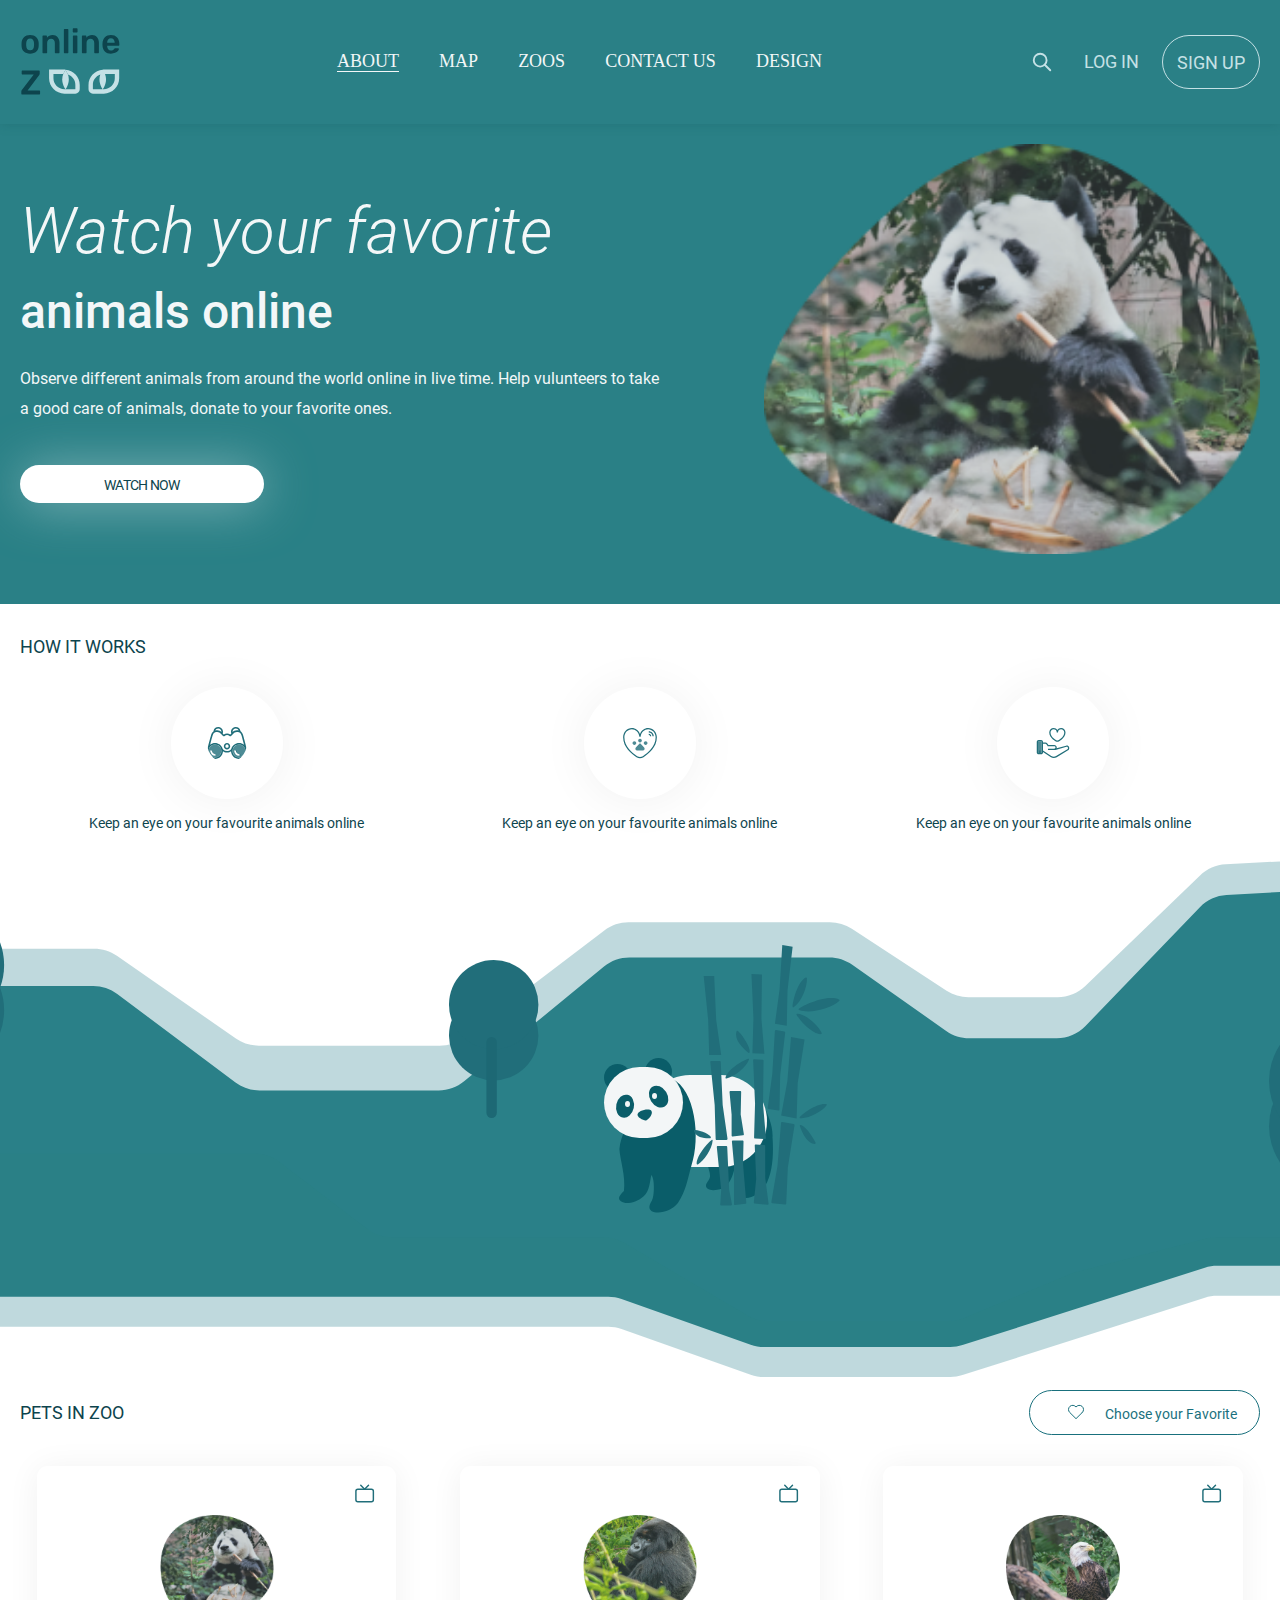
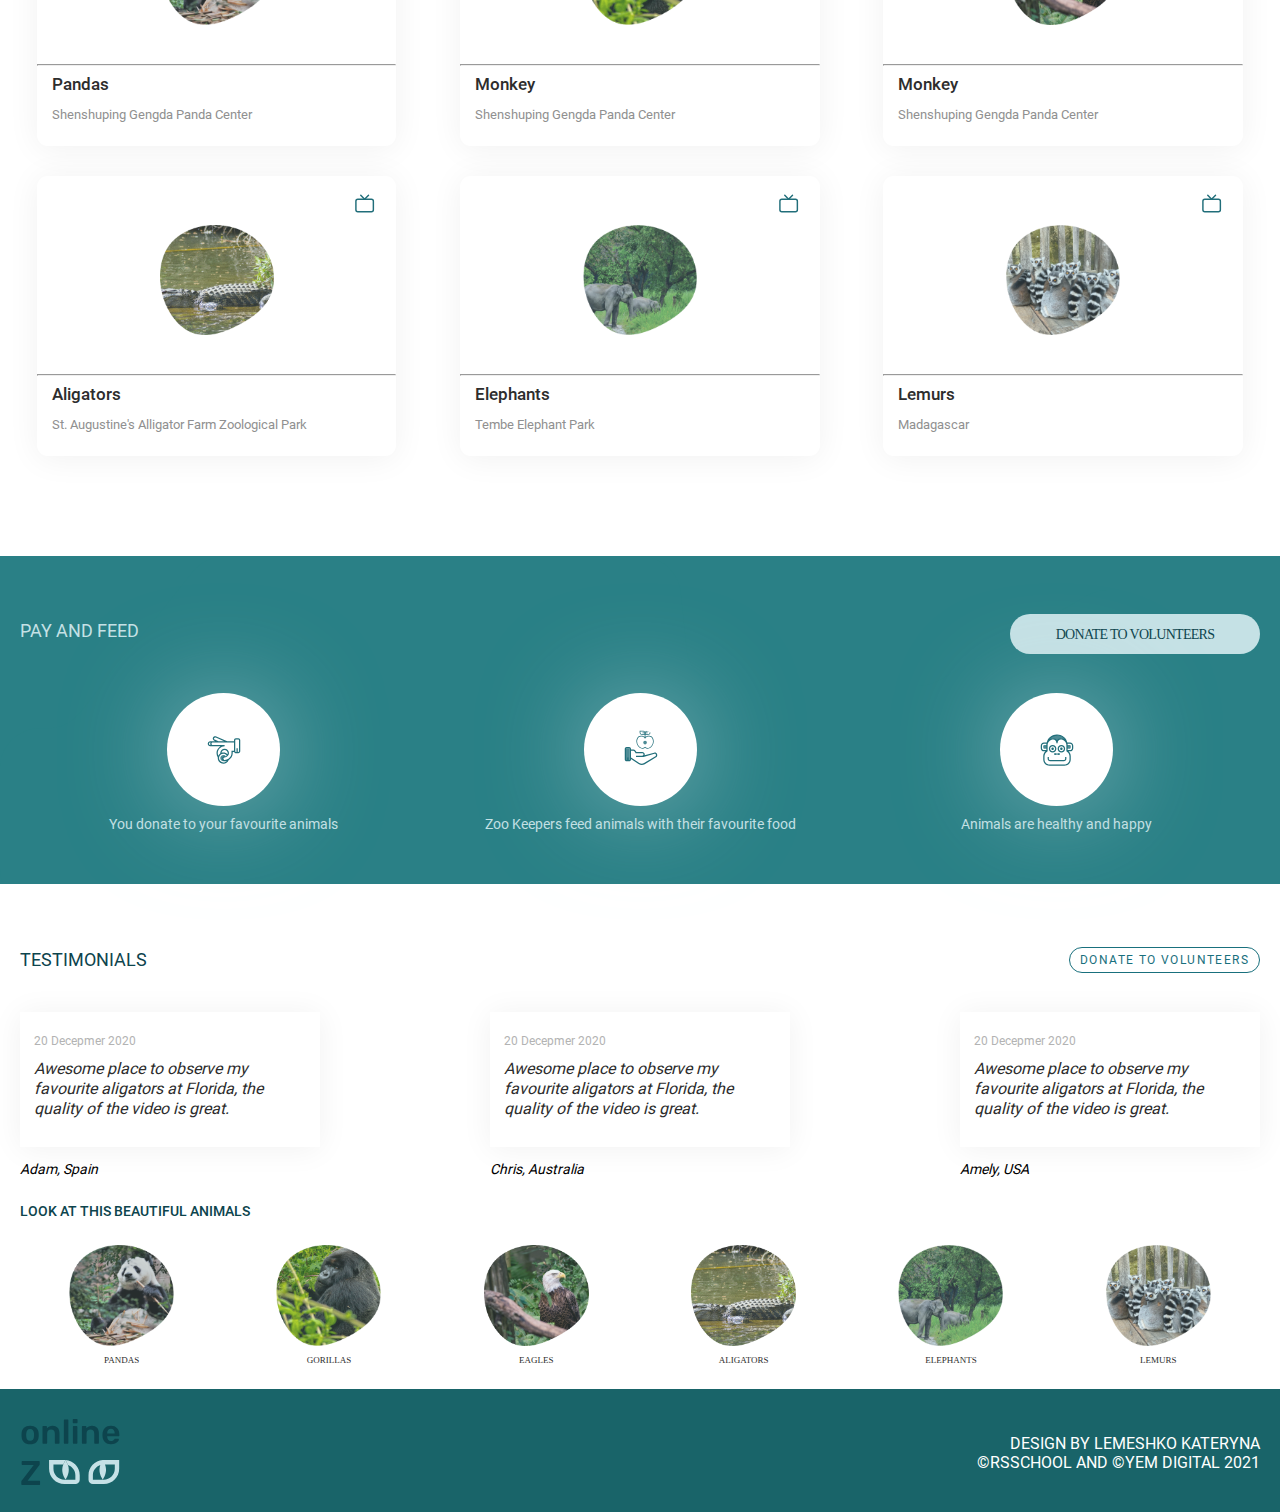
<file: index.html>
<!DOCTYPE html>
<html lang="en">
<head>
  <meta charset="UTF-8">
  <meta name="viewport" content="width=device-width, initial-scale=1.0">
  <title>Panda</title>
  <link rel="stylesheet" href="/css/main.css">
</head>
<body>
  
  <!-- site header begin  -->
  
  <header class="site-header js-header">
    <div class="container">
      <div class="site-header__inner">
        <a class="logo-link" href="./index.html">
          <img class="site-header__img" src="./images/icons/logopanda.svg" alt="This is site Panda's logo image">
        </a>
        
        <button class="site-header__btn hamburger-btn js-hamburg-btn"></button>
        
        <div class="site-header__menu-wrap open-menu">
          <nav class="site-header__nav navbar navigation">
            <ul class="navbar__list">
              <li class="navbar__item">
                <a class="navbar__link first-link" href="./index.html">
                  ABOUT
                </a>
              </li>
              
              <li class="navbar__item">
                <a class="navbar__link" href="./map.html">
                  MAP
                </a>
              </li>
              
              <li class="navbar__item">
                <a class="navbar__link" href="./zoos.html">
                  ZOOS
                </a>
              </li>
              
              <li class="navbar__item">
                <a class="navbar__link" href="#">
                  CONTACT US
                </a>
              </li>
              
              <li class="navbar__item">
                <a class="navbar__link" href="#">
                  DESIGN
                </a>
              </li>
              
              <li class="navbar__item">
                <a class="navbar__link" href="#">
                  MY ACCOUNT
                </a>
              </li>
            </ul>
          </nav>
        </div>

        <div class="site-header__sign-wrap">
          <a class="search-link" href="#"></a>
          <a class="account-link" href="#"></a>
          <a class="login-link" href="#">LOG IN</a>
          <a class="sign-link" href="#">SIGN UP</a>
        </div>
      </div>
    </div>
  </header>
  
  <!-- site header finish -->
  
  <!-- site main begin  -->
  
  <main class="site-main">
    <section class="hero">
      <div class="container">
        <div class="hero__inner">
          <img class="hero__img" src="./images/panda.png"
          srcset="./images/panda.png 1x, ./images/panda@2x.png 2x"
          alt="This is hero section main image">
          
          <div class="hero__text-wrapper">
            <h1 class="hero__title">
              Watch your favorite 
              <span class="hero__span">animals online</span> 
            </h1>

            <p class="hero__text">
              Observe different animals from around the world online in live time. Help vulunteers to take a good care of animals, donate to your favorite ones.
            </p>

            <ul class="hero__list">
              <li class="hero__item">
                <a class="hero__link " href="#">
                  WATCH NOW
                </a>
              </li>

              <li class="hero__item">
                <a class="hero__link hero-link" href="#">
                  DONATE
                </a>
              </li>
            </ul>
          </div>
        </div>
      </div>
    </section>

    <section class="work">
      <div class="container">
        <div class="work__inner">
          <h2 class="work__title">
            HOW IT WORKS
          </h2>

          <ul class="work-list list-unstyled">
            <li class="work-item">
              <img class="work-img" src="./images/icons/binocularsicon.svg" alt="">
              <p class="work-desc">
                Keep an eye on your favourite animals online
              </p>
            </li>

            <li class="work-item">
              <img class="work-img" src="./images/icons/dogpawicon.svg" alt="">
              <p class="work-desc">
                Keep an eye on your favourite animals online
              </p>
            </li>

            <li class="work-item">
              <img class="work-img" src="./images/icons/trusticon.svg" alt="">
              <p class="work-desc">
                Keep an eye on your favourite animals online
              </p>
            </li>
          </ul>
        </div>
      </div>

      <div class="work-bg">
      </div>
    </section>

    <section class="zoo">
      <div class="container">
        <div class="zoo__inner">
          <div class="zoo__title-wrap">
            <h2 class="zoo__title">
              Pets in zoo 
            </h2>

            <a class="zoo-link-table" href="#">
              Choose your Favorite
            </a>
          </div>
          

          <ul class="zoo-list list-unstyled">
            <li class="zoo-item">
              <img class="zoo-img" src="./images/pandazoo.png"
              srcset="./images/pandazoo.png 1x, ./images/pandazoo@2x.png 2x"
              alt="">
              <hr>
              <div class="zoo-item-wrap">
                <strong class="zoo-strong">
                  Pandas
                </strong>

                <p class="zoo-desc">Shenshuping Gengda Panda Center
                </p>
              </div>
            </li>

            <li class="zoo-item">
              <img class="zoo-img" src="./images/monkey.png"
              srcset="./images/monkey.png 1x, ./images/monkey@2x.png 2x"
              alt="monkey image">
              <hr>
              <div class="zoo-item-wrap">
                <strong class="zoo-strong">
                  Monkey
                </strong>

                <p class="zoo-desc">Shenshuping Gengda Panda Center
                </p>
              </div>
            </li>

            <li class="zoo-item table-zoo-item"> 
              <img class="zoo-img eagle-img" src="./images/eagle.png"
              srcset="./images/eagle.png 1x, ./images/eagle@2x.png 2x"
              alt="eagle image">
              <hr>
              <div class="zoo-item-wrap">
                <strong class="zoo-strong">
                  Monkey
                </strong>

                <p class="zoo-desc">Shenshuping Gengda Panda Center
                </p>
              </div>
            </li>

            <li class="zoo-item table-zoo-item">
              <img class="zoo-img aligator-img" src="./images/aligator.png"
              srcset="./images/aligator.png 1x, ./images/aligator@2x.png 2x"
              alt="aligator image">
              <hr>
              <div class="zoo-item-wrap">
                <strong class="zoo-strong">
                  Aligators
                </strong>

                <p class="zoo-desc">
                  St. Augustine's Alligator Farm Zoological Park
                </p>
              </div>
            </li>

            <li class="zoo-item desktop-zoo-item">
              <img class="zoo-img" src="./images/elephant.png"
              srcset="./images/elephant.png 1x, ./images/elephant@2x.png 2x"
              alt="Elephants image">
              <hr>
              <div class="zoo-item-wrap">
                <strong class="zoo-strong">
                  Elephants
                </strong>

                <p class="zoo-desc">
                  Tembe Elephant Park
                </p>
              </div>
            </li>

            <li class="zoo-item desktop-zoo-item">
              <img class="zoo-img" src="./images/lemurs.png"
              srcset="./images/lemurs.png 1x, ./images/lemurs@2x.png 2x"
              alt="Lemurs image">
              <hr>
              <div class="zoo-item-wrap">
                <strong class="zoo-strong">
                  Lemurs
                </strong>

                <p class="zoo-desc">
                  Madagascar
                </p>
              </div>
            </li> 
          </ul>

            <a class="zoo-link" href="#">
              Choose your Favorite
            </a>
        </div>
      </div>
    </section>

    <section class="pay">
      <div class="container">
        <div class="pay__inner">
          <div class="pay__title-wrap">
            <h2 class="pay__title">
              Pay and feed
            </h2>
            <a class="pay-linkk" href="#">
              Donate to volunteers
            </a>
          </div>

          <ul class="pay__list list-unstyled">
            <li class="pay__item">
              <img class="pay__img" src="./images/donation.svg" alt="">
              
              <p class="pay__desc">
                You donate to your favourite animals 
              </p>
            </li>

            <li class="pay__item">
              <img class="pay__img" src="./images/zookey.svg" alt="">
              
              <p class="pay__desc">
                Zoo Keepers feed animals with their favourite food
              </p>
            </li>

            <li class="pay__item">
              <img class="pay__img" src="./images/monkeyicon.svg" alt="">
              
              <p class="pay__desc">
                Animals are healthy and happy
              </p>
            </li>
          </ul>

          <a class="pay__link" href="#">
            Donate to volunteers
          </a>
        </div>
      </div>
    </section>

    <section class="testimonials">
      <div class="container">
        <div class="testimonals__wrapper-title">
          <h2 class="testimonals__title">Testimonials</h2>
          <a class="testimonals__link" href="#">Donate to volunteers</a>
        </div>

        <ul class="testimonals__list">
          <li class="testimonals__item">
            <div class="testimonals__item-wrap">
              <time class="testimonals-datetime" datetime="2025-02-10">20 Decepmer 2020</time>
              <p class="testimonals__item-text">Awesome place to observe my favourite aligators at Florida, the quality of the video is great.</p>
            </div>
            <p class="testimonals__name">Adam, Spain</p>
          </li>
          <li class="testimonals__item">
            <div class="testimonals__item-wrap">
              <time class="testimonals-datetime" datetime="2025-02-10">20 Decepmer 2020</time>
              <p class="testimonals__item-text">Awesome place to observe my favourite aligators at Florida, the quality of the video is great.</p>
            </div>
            <p class="testimonals__name">Chris, Australia</p>
          </li>
          <li class="testimonals__item">
            <div class="testimonals__item-wrap">
              <time class="testimonals-datetime" datetime="2025-02-10">20 Decepmer 2020</time>
              <p class="testimonals__item-text">Awesome place to observe my favourite aligators at Florida, the quality of the video is great.</p>
            </div>
            <p class="testimonals__name">Amely, USA</p>
          </li>
         
        </ul>
      </div>
    </section>
  
    <section class="animals">
      <div class="container">
        <div class="animals__inner">
          <h2 class="animals__title">
            Look at this beautiful animals
          </h2>

          <ul class="animals__list list-unstyled">
            <li class="animals__item">
              <img class="animals__img" src="./images/pandazoo.png"
              srcset="./images/pandazoo.png 1x, ./images/pandazoo@2x.png 2x"
              alt="Panda image">

              <h3 class="animals__list-title">
                PANDAS
              </h3>
            </li>

            <li class="animals__item">
              <img class="animals__img" src="./images/monkey.png"
              srcset="./images/monkey.png 1x, ./images/monkey@2x.png 2x"
              alt="Monkey image">

              <h3 class="animals__list-title">
                GORILLAS
              </h3>
            </li>

            <li class="animals__item">
              <img class="animals__img" src="./images/eagle.png"
              srcset="./images/eagle.png 1x, ./images/eagle@2x.png 2x"
              alt="Eagle image">

              <h3 class="animals__list-title">
                EAGLES
              </h3>
            </li>

            <li class="animals__item">
              <img class="animals__img" src="./images/aligator.png"
              srcset="./images/aligator.png 1x, ./images/aligator@2x.png 2x"
              alt="aligator image">

              <h3 class="animals__list-title">
                ALIGATORS
              </h3>
            </li>

            <li class="animals__item">
              <img class="animals__img" src="./images/elephant.png"
              srcset="./images/elephant.png 1x, ./images/elephant@2x.png 2x"
              alt="Elephant image">

              <h3 class="animals__list-title">
                ELEPHANTS
              </h3>
            </li>

            <li class="animals__item">
              <img class="animals__img" src="./images/lemurs.png"
              srcset="./images/lemurs.png 1x, ./images/lemurs@2x.png 2x"
              alt="Lemurs image">

              <h3 class="animals__list-title">
                LEMURS
              </h3>
            </li>
          </ul>
        </div>
      </div>
    </section>
  </main>
  
  <!-- site main finish -->


  <!-- site footer begin   -->
  
  <footer class="site-footer">
    <div class="container">
      <div class="site-footer__inner">
        <a href="./index.html">
          <img class="footer__logo-img" src="./images/icons/logopanda.svg" alt="footer logo image">
        </a>

        <div class="footer__text-wrapper">
          <p class="footer__desc">
            Design by Lemeshko Kateryna
          </p>
          <p class="footer__desc">
            ©RSSchool and ©Yem Digital 2021
          </p>
        </div>
      </div>
    </div>
  </footer>
  
  <!-- site footer finish  -->
  
  
  <script src="./js/main.js"></script>
  
  
</body>
</html>
</file>
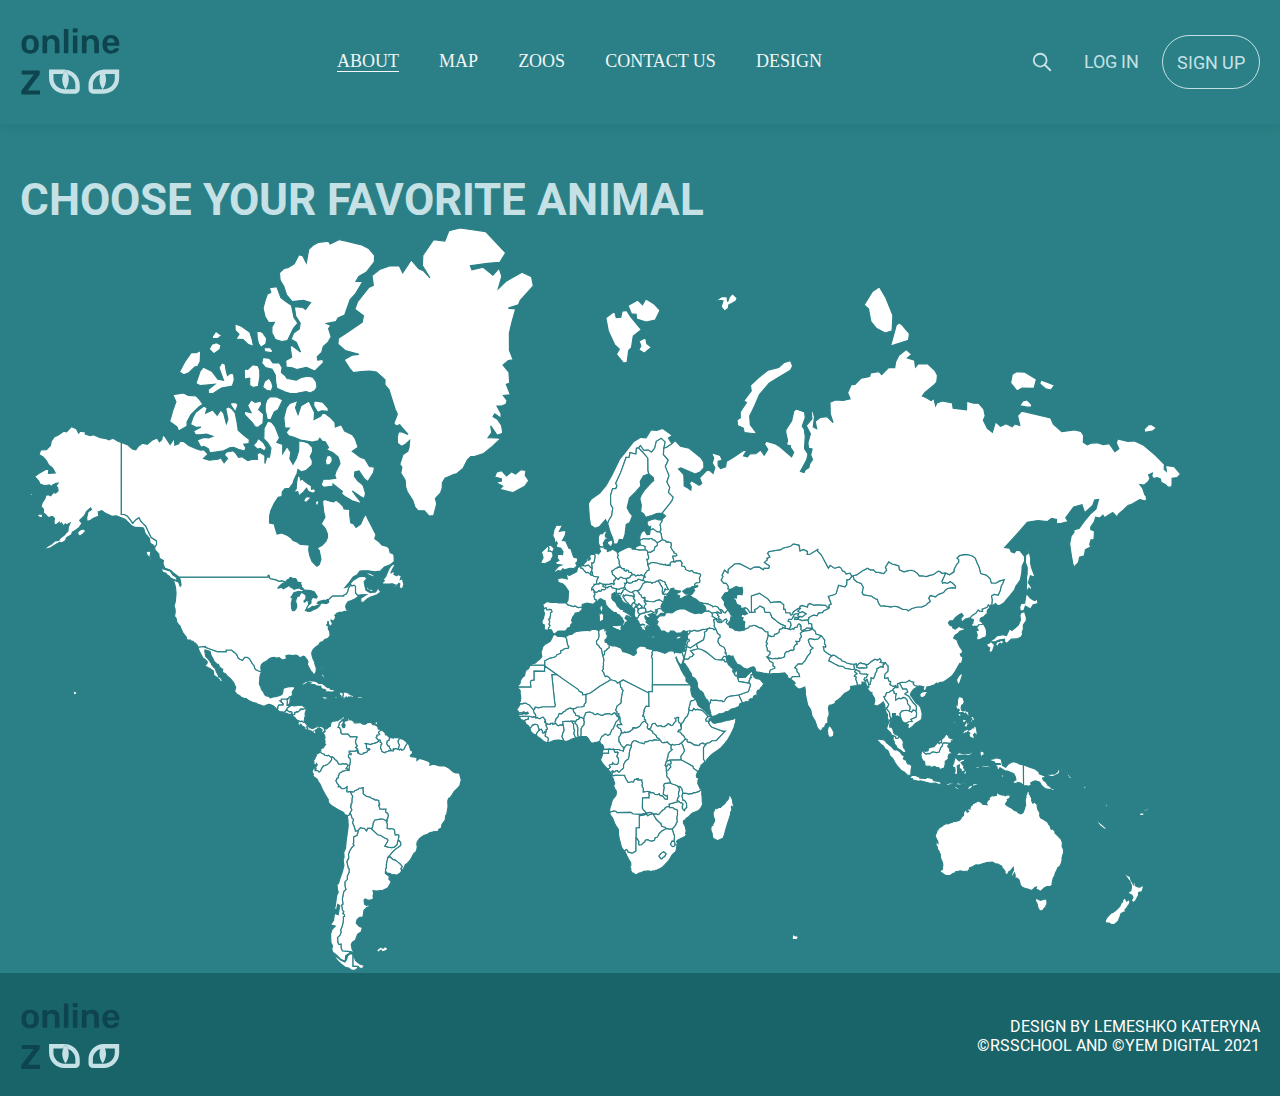
<file: map.html>
<!DOCTYPE html>
<html lang="en">
<head>
  <meta charset="UTF-8">
  <meta name="viewport" content="width=device-width, initial-scale=1.0">
  <title>Document</title>
  <link rel="stylesheet" href="./css/main.css">
</head>
<body>
  
  <!-- site header begin  -->
  
  <header class="site-header js-header">
    <div class="container">
      <div class="site-header__inner">
        <a class="logo-link" href="./index.html">
          <img class="site-header__img" src="./images/icons/logopanda.svg" alt="This is site Panda's logo image">
        </a>
        
        <button class="site-header__btn hamburger-btn js-hamburg-btn"></button>
        
        <div class="site-header__menu-wrap open-menu">
          <nav class="site-header__nav navbar navigation">
            <ul class="navbar__list">
              <li class="navbar__item">
                <a class="navbar__link first-link" href="./index.html">
                  ABOUT
                </a>
              </li>
              
              <li class="navbar__item">
                <a class="navbar__link" href="./map.html">
                  MAP
                </a>
              </li>
              
              <li class="navbar__item">
                <a class="navbar__link" href="./zoos.html">
                  ZOOS
                </a>
              </li>
              
              <li class="navbar__item">
                <a class="navbar__link" href="#">
                  CONTACT US
                </a>
              </li>
              
              <li class="navbar__item">
                <a class="navbar__link" href="#">
                  DESIGN
                </a>
              </li>
              
              <li class="navbar__item">
                <a class="navbar__link" href="#">
                  MY ACCOUNT
                </a>
              </li>
            </ul>
          </nav>
        </div>

        <div class="site-header__sign-wrap">
          <a class="search-link" href="#"></a>
          <a class="account-link" href="#"></a>
          <a class="login-link" href="#">LOG IN</a>
          <a class="sign-link" href="#">SIGN UP</a>
        </div>
      </div>
    </div>
  </header>
  
  <!-- site header finish -->

  <main class="site-main">
    <section class="map-hero">
      <div class="container">
        <div class="map-inner">
          <h1 class="map-title">
            Choose your favorite Animal
          </h1>

          <img class="map-img" src="./images/mappicture.svg" width="100%" height="" alt="">
        </div>
      </div>
    </section>
  </main>

  <!-- site footer begin   -->
  
  <footer class="site-footer">
    <div class="container">
      <div class="site-footer__inner">
        <a href="./index.html">
          <img class="footer__logo-img" src="./images/icons/logopanda.svg" alt="footer logo image">
        </a>

        <div class="footer__text-wrapper">
          <p class="footer__desc">
            Design by Lemeshko Kateryna
          </p>
          <p class="footer__desc">
            ©RSSchool and ©Yem Digital 2021
          </p>
        </div>
      </div>
    </div>
  </footer>
  
  <!-- site footer finish  -->

  <script src="./js/main.js"></script>

</body>
</html>
</file>
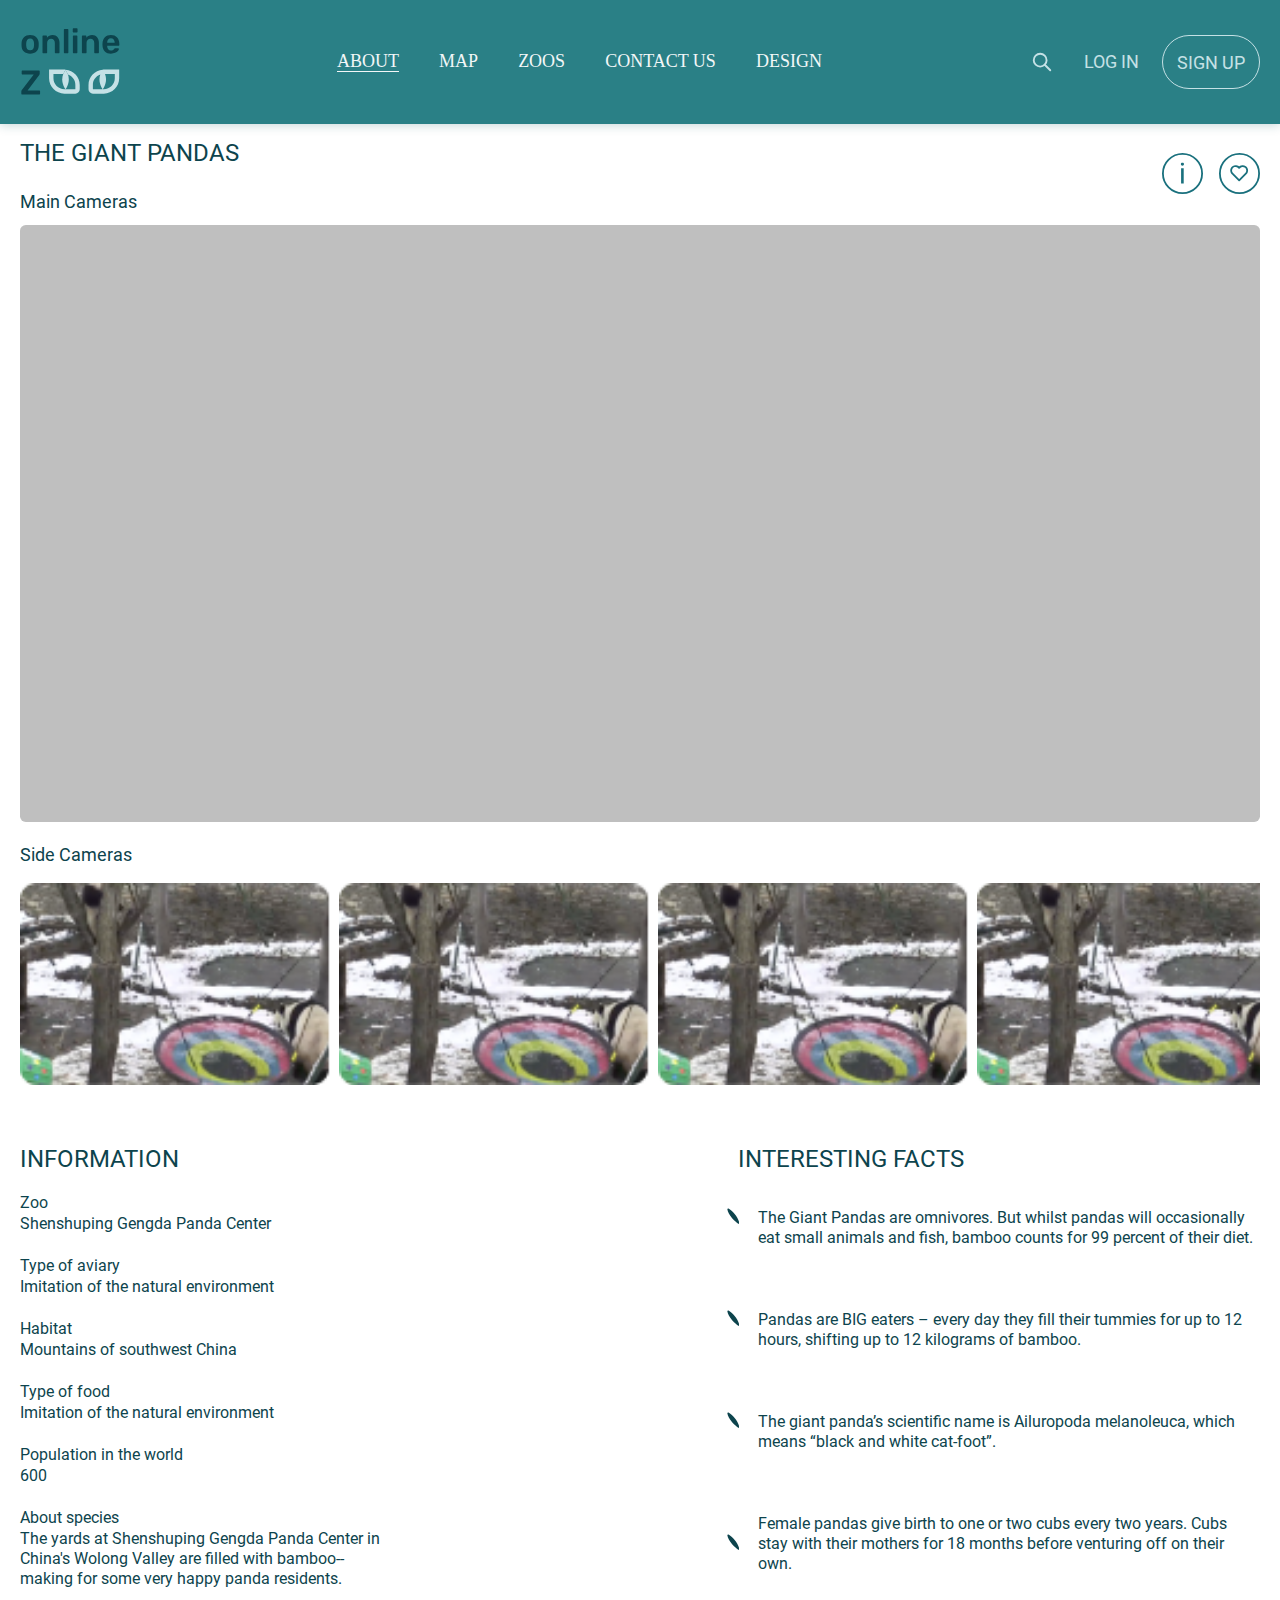
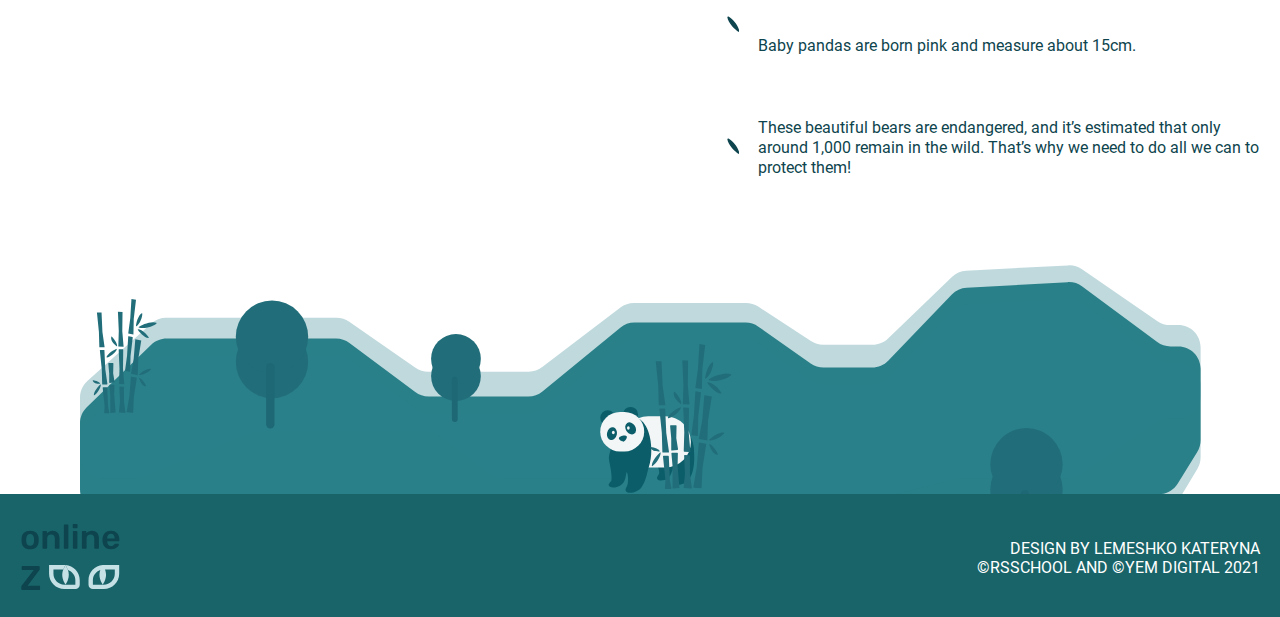
<file: zoos.html>
<!DOCTYPE html>
<html lang="en">
<head>
  <meta charset="UTF-8">
  <meta name="viewport" content="width=device-width, initial-scale=1.0">
  <title>Document</title>
  <link rel="stylesheet" href="./css/main.css">
</head>
<body>

  <!-- site header begin  -->
  
  <header class="site-header js-header">
    <div class="container">
      <div class="site-header__inner">
        <a class="logo-link" href="./index.html">
          <img class="site-header__img" src="./images/icons/logopanda.svg" alt="This is site Panda's logo image">
        </a>
        
        <button class="site-header__btn hamburger-btn js-hamburg-btn"></button>
        
        <div class="site-header__menu-wrap open-menu">
          <nav class="site-header__nav navbar navigation">
            <ul class="navbar__list">
              <li class="navbar__item">
                <a class="navbar__link first-link" href="./index.html">
                  ABOUT
                </a>
              </li>
              
              <li class="navbar__item">
                <a class="navbar__link" href="./map.html">
                  MAP
                </a>
              </li>
              
              <li class="navbar__item">
                <a class="navbar__link" href="./zoos.html">
                  ZOOS
                </a>
              </li>
              
              <li class="navbar__item">
                <a class="navbar__link" href="#">
                  CONTACT US
                </a>
              </li>
              
              <li class="navbar__item">
                <a class="navbar__link" href="#">
                  DESIGN
                </a>
              </li>
              
              <li class="navbar__item">
                <a class="navbar__link" href="#">
                  MY ACCOUNT
                </a>
              </li>
            </ul>
          </nav>
        </div>

        <div class="site-header__sign-wrap">
          <a class="search-link" href="#"></a>
          <a class="account-link" href="#"></a>
          <a class="login-link" href="#">LOG IN</a>
          <a class="sign-link" href="#">SIGN UP</a>
        </div>
      </div>
    </div>
  </header>
  
  <!-- site header finish -->

  <main class="site-main">
    <section class="zoos-hero">
      <div class="container">
        <div class="zoos__text-wrap">
          <div class="zoos__title-inner">
            <h2 class="zoos__title">
              The Giant Pandas
            </h2>
            <p class="zoos__desc">
              Main cameras
            </p>
          </div>

          <div class="zoos__btn-wrap">
            <button class="zoos__btn"></button>
            <button class="zoos__like-btn"></button>
          </div>
        </div>

        <iframe class="panda-video"  src="https://www.youtube.com/embed/5ZDG6op_qqg?si=M2qhtNoe79kUifhf" title="YouTube video player" frameborder="0" allow="accelerometer; autoplay; clipboard-write; encrypted-media; gyroscope; picture-in-picture; web-share" referrerpolicy="strict-origin-when-cross-origin" allowfullscreen></iframe>

        <div class="cameras__wrap">
          <h3 class="cameras__title">
            Side cameras  
          </h3>

          <ul class="cameras__list">
            <li class="cameras__item">
              <img class="cameras__img" src="./images/camerasimg.png"
              srcset="./images/camerasimg.png 1x, ./images/camerasimg@2x.png 2x"
              alt="">
            </li>

            <li class="cameras__item">
              <img class="cameras__img" src="./images/camerasimg.png"
              srcset="./images/camerasimg.png 1x, ./images/camerasimg@2x.png 2x"
              alt="">
            </li>

            <li class="cameras__item">
              <img class="cameras__img" src="./images/camerasimg.png"
              srcset="./images/camerasimg.png 1x, ./images/camerasimg@2x.png 2x"
              alt="">
            </li>

            <li class="cameras__item">
              <img class="cameras__img" src="./images/camerasimg.png"
              srcset="./images/camerasimg.png 1x, ./images/camerasimg@2x.png 2x"
              alt="">
            </li>

            
          </ul>
        </div>
      </div>
    </section>

    <section class="information">
      <div class="container">

        <div class="information-inner">
          <div class="information-wrap">
            <h2 class="information__title">
              Information
            </h2>
            <ul class="information__list">
              <li class="information__item">
                <h3 class="information__list-title">Zoo</h3>
                <p class="information__list-desc">Shenshuping Gengda Panda Center</p>
              </li>
              <li class="information__item">
                <h3 class="information__list-title">Type of aviary</h3>
                <p class="information__list-desc">Imitation of the natural environment</p>
              </li>
              <li class="information__item">
                <h3 class="information__list-title">Habitat</h3>
                <p class="information__list-desc">Mountains of southwest China</p>
              </li>
              <li class="information__item">
                <h3 class="information__list-title">Type of food</h3>
                <p class="information__list-desc">Imitation of the natural environment</p>
              </li>
              <li class="information__item">
                <h3 class="information__list-title">Population in the world</h3>
                <p class="information__list-desc">600</p>
              </li>
              <li class="information__item">
                <h3 class="information__list-title">About species</h3>
                <p class="information__list-desc">
                  The yards at Shenshuping Gengda Panda Center in China's Wolong Valley are filled with bamboo--making for some very happy panda residents.
                </p>
              </li>
            </ul>
          </div>
          <div class="interesting-wrap">
            <h2 class="interesting__title">
              Interesting Facts
            </h2>
            <ul class="interesting__list">
              <li class="interesting__item">
                <p class="interesting__desc">
                  The Giant Pandas are omnivores. But whilst pandas will occasionally eat small animals and fish, bamboo counts for 99 percent of their diet.
                </p>
              </li>
              <li class="interesting__item">
                <p class="interesting__desc">
                  Pandas are BIG eaters – every day they fill their tummies for up to 12 hours, shifting up to 12 kilograms of bamboo.
                </p>
              </li>
              <li class="interesting__item">
                <p class="interesting__desc">
                  The giant panda’s scientific name is Ailuropoda melanoleuca, which means “black and white cat-foot”.
                </p>
              </li>
              <li class="interesting__item">
                <p class="interesting__desc">
                  Female pandas give birth to one or two cubs every two years. Cubs stay with their mothers for 18 months before venturing off on their own.
                </p>
              </li>
              <li class="interesting__item">
                <p class="interesting__desc">
                  Baby pandas are born pink and measure about 15cm.
                </p>
              </li>
              <li class="interesting__item">
                <p class="interesting__desc">
                  These beautiful bears are endangered, and it’s estimated that only around 1,000 remain in the wild. That’s why we need to do all we can to protect them!
                </p>
              </li>
            </ul>
          </div>
        </div>
      </div>
    </section>
  </main>


   <!-- site footer begin   -->
  
   <footer class="site-footer">
    <div class="container">
      <div class="site-footer__inner">
        <a href="./index.html">
          <img class="footer__logo-img" src="./images/icons/logopanda.svg" alt="footer logo image">
        </a>

        <div class="footer__text-wrapper">
          <p class="footer__desc">
            Design by Lemeshko Kateryna
          </p>
          <p class="footer__desc">
            ©RSSchool and ©Yem Digital 2021
          </p>
        </div>
      </div>
    </div>
  </footer>
  
  <!-- site footer finish  -->

  <script src="./js/main.js"></script>

</body>
</html>
</file>
<file: css/main.css>
@font-face {
  font-family: "Roboto";
  font-weight: 300;
  font-display: swap;
  src: url("../fonts/robotolight.woff2") format("woff2"), url("../fonts/robotolight.woff") format("woff");
}
@font-face {
  font-family: "Roboto";
  font-weight: 700;
  font-display: swap;
  src: url("../fonts/robotobold.woff2") format("woff2"), url("../fonts/robotobold.woff") format("woff");
}
@font-face {
  font-family: "Roboto";
  font-weight: normal;
  font-display: swap;
  src: url("../fonts/robotoitalic.woff2") format("woff2"), url("../fonts/robotoitalic.woff") format("woff");
}
@font-face {
  font-family: "Roboto";
  font-weight: 300;
  font-display: swap;
  src: url("../fonts/robotolightitalic.woff2") format("woff2"), url("../fonts/robotolightitalic.woff") format("woff");
}
@font-face {
  font-family: "Roboto";
  font-weight: 500;
  font-display: swap;
  src: url("../fonts/robotomediumitalic.woff2") format("woff2"), url("../fonts/robotomediumitalic.woff") format("woff");
}
@font-face {
  font-family: "Roboto";
  font-weight: normal;
  font-display: swap;
  src: url("../fonts/robotoregular.woff2") format("woff2"), url("../fonts/robotoregular.woff") format("woff");
}
@font-face {
  font-family: "Roboto";
  font-weight: 500;
  font-display: swap;
  src: url("../fonts/robotomedium.woff2") format("woff2"), url("../fonts/robotomedium.woff") format("woff");
}
@font-face {
  font-family: "Roboto";
  font-weight: 100;
  font-display: swap;
  src: url("../fonts/robotothinitalic.woff2") format("woff2"), url("../fonts/robotothinitalic.woff") format("woff");
}
@font-face {
  font-family: "Roboto";
  font-weight: 100;
  font-display: swap;
  src: url("../fonts/robotothin.woff2") format("woff2"), url("../fonts/robotothin.woff") format("woff");
}
/* GENERAL STYLE BEGIN HERE */
*,
*::before,
*::after {
  box-sizing: border-box;
}

body {
  margin: 0;
  font-family: "Roboto", "Arial", sans-serif;
}

img {
  display: block;
  height: auto;
}

/* GENERAL STYLE FINISH HERE */
/* CONTAINER STYLE */
.container {
  max-width: 1568px;
  width: 100%;
  margin-inline: auto;
  padding-inline: 20px;
}

.no-scroll {
  overflow-y: hidden;
}

/* site header styles begin  */
.list-unstyled {
  list-style-type: none;
  margin-block: 0;
  padding-left: 0;
}

.site-header {
  position: relative;
  z-index: 1;
  background-color: #2A8086;
  padding-block: 8px;
  box-shadow: 0px 1px 10px 0px rgba(18, 87, 91, 0.25);
}

.site-header__inner {
  display: flex;
  justify-content: space-between;
  align-items: center;
}

.site-header__btn {
  background-image: url("/images/icons/hamburgermenu.svg");
  width: 35px;
  height: 35px;
  display: inline-block;
  content: "";
  background-repeat: no-repeat;
  border: none;
  background-color: transparent;
  outline: none;
}

.show-menu .site-header__menu-wrap {
  display: block;
}

.site-header__menu-wrap {
  position: absolute;
  top: 100%;
  background-color: #2A8086;
  width: 100%;
  left: 0;
  height: 100vh;
  padding-top: 32px;
  margin-inline: auto;
  display: none;
}

.navbar__item {
  padding-block: 14px;
}

.navbar__list {
  display: flex;
  flex-direction: column;
  align-items: center;
  list-style-type: none;
  padding-left: 0;
  margin-block: 0;
}

.navbar__link {
  text-decoration-line: none;
  color: #F3F7F8;
  font-size: 18px;
  font-style: normal;
  font-weight: 700;
  line-height: normal;
  text-transform: uppercase;
}

.site-header__sign-wrap {
  display: none;
  align-items: center;
}

.login-link, .sign-link {
  display: none;
}

/* media query styles begin */
@media only screen and (min-width: 640px) {
  .site-header {
    padding-block: 20px;
  }
}
@media only screen and (min-width: 800px) {
  .site-header {
    position: relative;
    z-index: 1;
    background-color: #2A8086;
    padding-block: 20px;
  }
  .site-header__inner {
    display: flex;
    justify-content: space-between;
    align-items: center;
  }
  .site-header__img {
    width: 78px;
    height: 41px;
  }
  .site-header__btn {
    display: none;
  }
  .site-header__menu-wrap {
    position: static;
    top: auto;
    background-color: #2A8086;
    width: auto;
    left: 0;
    height: auto;
    padding-top: 0;
    margin-inline: 0;
    display: block;
  }
  .navbar__list {
    flex-direction: row;
    -moz-column-gap: 40px;
         column-gap: 40px;
  }
  .navbar__item:nth-child(6) {
    display: none;
  }
  .navbar__link {
    font-size: 12px;
  }
  .first-link {
    border-bottom: 1px solid #F3F7F8;
  }
  .site-header__sign-wrap {
    display: flex;
    align-items: center;
  }
  .search-link {
    background-image: url("/images/icons/searchicon.svg");
    width: 22px;
    height: 22px;
    display: inline-block;
    content: "";
    background-repeat: no-repeat;
    margin-right: 31px;
    background-size: contain;
  }
  .account-link {
    background-image: url("/images/icons/accounticon.svg");
    display: inline-block;
    content: "";
    background-repeat: no-repeat;
    width: 46px;
    height: 46px;
    background-size: contain;
  }
}
@media only screen and (min-width: 1250px) {
  .site-header__img {
    width: 108px;
    height: 83.613px;
  }
  .navbar__link {
    font-family: "Roboto Mono";
    font-size: 18px;
    font-style: normal;
    font-weight: 500;
    line-height: normal;
    text-transform: uppercase;
  }
  .sign-link {
    display: flex;
  }
  .login-link {
    display: flex;
  }
  .account-link {
    background-image: none;
    width: auto;
  }
  .login-link {
    text-decoration-line: none;
    color: var(--white, #C5E1E5);
    font-size: 18px;
    font-style: normal;
    font-weight: 400;
    line-height: normal;
    text-transform: uppercase;
    margin-right: 23px;
  }
  .sign-link {
    text-decoration-line: none;
    color: var(--white, #C5E1E5);
    font-size: 18px;
    font-style: normal;
    font-weight: 400;
    line-height: normal;
    text-transform: uppercase;
    border-radius: 100px;
    border: 1px solid var(--white, #C5E1E5);
    padding: 16px 14px 15px 14px;
  }
}
/* media query styles finish */
/* site header styles finish */
.hero {
  background-color: #2A8086;
  padding-top: 20px;
  padding-bottom: 50px;
}

.hero__inner {
  display: flex;
  align-items: center;
  justify-content: space-between;
  flex-direction: column;
}

.hero__img {
  width: 100%;
}

.hero__title {
  color: #F3F7F8;
  font-size: 25px;
  font-style: normal;
  font-weight: 300;
  line-height: normal;
  margin-block: 16px 18px;
}

.hero__span {
  color: #F3F7F8;
  font-size: 22px;
  font-style: normal;
  font-weight: 500;
  line-height: normal;
}

.hero__text {
  margin: 0;
  color: #F3F7F8;
  font-size: 14px;
  font-style: normal;
  font-weight: 400;
  line-height: 20px;
  margin-bottom: 20px;
}

.hero__list {
  list-style-type: none;
  margin-block: 0;
  padding-left: 0;
  display: flex;
  align-items: center;
  justify-content: space-between;
}

.hero__link {
  text-decoration-line: none;
  border-radius: 100px;
  background-color: #fff;
  box-shadow: 0px 2px 50px 0px rgba(185, 213, 217, 0.6);
  color: #0D444D;
  font-size: 14px;
  font-style: normal;
  font-weight: 400;
  line-height: normal;
  letter-spacing: -0.7px;
  text-transform: uppercase;
  padding: 12px 25px 10px 25px;
}

@media only screen and (min-width: 300px) {
  .hero__link {
    padding-inline: 30px;
  }
}
@media only screen and (min-width: 320px) {
  .hero__link {
    padding-inline: 35px;
  }
}
@media only screen and (min-width: 340px) {
  .hero__link {
    padding-inline: 40px;
  }
}
@media only screen and (min-width: 360px) {
  .hero__link {
    padding-inline: 45px;
  }
}
@media only screen and (min-width: 380px) {
  .hero__link {
    padding-inline: 50px;
  }
}
@media only screen and (min-width: 440px) {
  .hero__link {
    padding-inline: 55px;
  }
}
@media only screen and (min-width: 460px) {
  .hero__link {
    padding-inline: 60px;
  }
}
@media only screen and (min-width: 480px) {
  .hero__link {
    padding-inline: 65px;
  }
}
@media only screen and (min-width: 500px) {
  .hero__link {
    padding-inline: 70px;
  }
}
@media only screen and (min-width: 520px) {
  .hero__link {
    padding-inline: 75px;
  }
}
@media only screen and (min-width: 540px) {
  .hero__link {
    padding-inline: 80px;
  }
}
@media only screen and (min-width: 560px) {
  .hero__link {
    padding-inline: 85px;
  }
}
@media only screen and (min-width: 550px) {
  .hero__inner {
    display: flex;
    flex-direction: row-reverse;
    justify-content: space-between;
  }
  .hero__img {
    width: 40%;
  }
  .hero__text-wrapper {
    width: 52%;
  }
  .hero__title {
    color: var(--hero-text, #F3F7F8);
    font-size: 30px;
    font-style: normal;
    font-weight: 300;
    line-height: normal;
    margin: 0;
  }
  .hero__span {
    color: var(--hero-text, #F3F7F8);
    font-size: 30px;
    font-style: normal;
    font-weight: 300;
    line-height: normal;
    margin: 0;
  }
  .hero__link {
    padding-inline: 30px;
    text-align: center;
  }
  .hero__text {
    color: var(--hero-text, #F3F7F8);
    font-size: 14px;
    font-style: normal;
    font-weight: 400;
    line-height: 20px; /* 142.857% */
    margin-block: 20px 31px;
  }
}
@media only screen and (min-width: 580px) {
  .hero__link {
    padding-inline: 35px;
  }
}
@media only screen and (min-width: 660px) {
  .hero__link {
    padding-inline: 45px;
  }
}
@media only screen and (min-width: 700px) {
  .hero__link {
    padding-inline: 50px;
  }
}
@media only screen and (min-width: 730px) {
  .hero__link {
    padding-inline: 53px;
  }
}
@media only screen and (min-width: 755px) {
  .hero__link {
    padding-inline: 57px;
  }
}
@media only screen and (min-width: 790px) {
  .hero__link {
    padding-inline: 60px;
  }
}
@media only screen and (min-width: 810px) {
  .hero__link {
    padding-inline: 63px;
  }
}
@media only screen and (min-width: 830px) {
  .hero__link {
    padding-inline: 68px;
  }
}
@media only screen and (min-width: 860px) {
  .hero__link {
    padding-inline: 71px;
  }
}
@media only screen and (min-width: 880px) {
  .hero__link {
    padding-inline: 73px;
  }
}
@media only screen and (min-width: 910px) {
  .hero__title {
    font-size: 64px;
    font-style: normal;
    font-weight: 300;
    line-height: normal;
  }
  .hero__span {
    color: var(--hero-text, #F3F7F8);
    font-size: 48px;
    font-style: normal;
    font-weight: 500;
    line-height: normal;
  }
  .hero__text {
    font-size: 16px;
    font-style: normal;
    font-weight: 400;
    line-height: 30px; /* 187.5% */
  }
  .hero__link {
    display: inline-flex;
    margin-top: 10px;
    padding-inline: 84px;
    border-radius: 100px;
    background: #FFF;
    box-shadow: 0px 2px 50px 0px rgba(185, 213, 217, 0.6);
  }
  .hero-link {
    display: none;
  }
}
.work {
  padding-bottom: 30px;
  background-image: url("../images/sitebgimg.svg");
  width: 100%;
  height: 100%;
  display: inline-block;
  background-repeat: no-repeat;
  content: "";
  background-position: center calc(50% + 350px);
}

.work__inner {
  padding-top: 32px;
}

.work__title {
  color: var(--black, #0D444D);
  font-size: 18px;
  font-style: normal;
  font-weight: 400;
  line-height: normal;
  text-transform: uppercase;
  margin: 0;
  margin-bottom: 30px;
}

.work-list {
  display: flex;
  flex-direction: column;
  row-gap: 24px;
  padding-bottom: 350px;
}

.work-item {
  width: 60%;
  margin-inline: auto;
}

.work-img {
  padding: 36px;
  border-radius: 50%;
  background-position: center;
  box-shadow: 0px 2px 50px rgba(0, 0, 0, 0.06);
  display: block;
  margin-inline: auto;
}

.work-desc {
  color: var(--black, #0D444D);
  text-align: center;
  font-size: 14px;
  font-style: normal;
  font-weight: 400;
  line-height: 20px; /* 142.857% */
}

@media only screen and (min-width: 550px) {
  .work {
    padding-bottom: 30px;
    background-image: url("../images/sitebgimg.svg");
    width: 100%;
    height: 100%;
    display: inline-block;
    background-repeat: no-repeat;
    content: "";
    background-position: center calc(50% + 100px);
  }
  .work-list {
    flex-direction: row;
  }
  .work-item {
    width: 25%;
  }
}
@media only screen and (min-width: 1100px) {
  .work {
    padding-bottom: 30px;
    background-image: url("../images/desktopbgimg.svg");
    width: 100%;
    height: 100%;
    display: inline-block;
    background-repeat: no-repeat;
    content: "";
    background-position: center calc(50% + 120px);
  }
  .work-list {
    padding-bottom: 510px;
  }
}
.zoo-list {
  display: flex;
  flex-direction: column;
  row-gap: 20px;
  align-items: center;
}

.zoo__title-wrap {
  display: flex;
  align-items: center;
  justify-content: space-between;
  margin-bottom: 28px;
}

.zoo-link-table {
  display: none;
  margin-top: 0;
}

.zoo-link {
  text-decoration-line: none;
  color: #19707D;
  font-size: 14px;
  font-weight: 400;
  line-height: normal;
  letter-spacing: 0;
  border-radius: 100px;
  border: 1px solid #19707D;
  margin-top: 52px;
  margin-inline: auto;
  padding-block: 8px 12px;
  padding-inline: 38px 22px;
  text-align: center;
  display: block;
  width: 240px;
}

.zoo-link::before {
  background-image: url("../images/icons/hearticon.svg");
  width: 20px;
  height: 20px;
  display: inline-block;
  content: "";
  background-repeat: no-repeat;
  background-position: -2px 3px;
  margin-right: 14px;
  background-size: contain;
}

.zoo__title {
  color: var(--black, #0D444D);
  font-size: 18px;
  font-style: normal;
  font-weight: 400;
  line-height: normal;
  text-transform: uppercase;
}

.zoo-item {
  border-radius: 10.909px;
  box-shadow: 0px 2.182px 32.727px 0px rgba(0, 0, 0, 0.06);
  margin-inline: auto;
  position: relative;
}

.table-zoo-item {
  display: none;
}

.zoo-item::after {
  background-image: url("../images/icons/frame.svg");
  width: 24px;
  height: 24px;
  background-repeat: no-repeat;
  content: "";
  display: inline-block;
  background-size: cover;
  background-position: 0 0;
  position: absolute;
  top: 16px;
  right: 19px;
}

.desktop-zoo-item {
  display: none;
}

.zoo-img {
  padding-top: 49px;
  padding-inline: 43px;
  padding-bottom: 31px;
}

.zoo-item-wrap {
  margin-inline: 15px;
  padding-bottom: 11px;
}

.zoo-strong {
  color: #2D2D2D;
  font-size: 17.455px;
  font-style: normal;
  font-weight: 500;
  line-height: normal;
}

.zoo-desc {
  color: #909090;
  font-size: 13.091px;
  font-style: normal;
  font-weight: 400;
  line-height: normal;
}

@media only screen and (min-width: 550px) {
  .zoo-link-table {
    text-decoration-line: none;
    color: #19707D;
    font-size: 14px;
    font-weight: 400;
    line-height: normal;
    letter-spacing: 0;
    border-radius: 100px;
    border: 1px solid #19707D;
    display: inline-block;
    padding-block: 8px 12px;
    padding-inline: 38px 22px;
  }
  .zoo-link {
    display: none;
  }
  .zoo-link-table::before {
    background-image: url("../images/icons/hearticon.svg");
    width: 20px;
    height: 20px;
    display: inline-block;
    content: "";
    background-repeat: no-repeat;
    background-position: -2px 3px;
    margin-right: 14px;
    background-size: contain;
  }
}
@media only screen and (min-width: 552px) {
  .zoo-list {
    flex-direction: row;
    flex-wrap: wrap;
    gap: 30px;
  }
  .table-zoo-item {
    display: block;
  }
  .desktop-zoo-item {
    display: none;
  }
  .zoo-item {
    width: 241px;
  }
}
@media only screen and (min-width: 823px) {
  .zoo-list {
    flex-direction: row;
    flex-wrap: wrap;
    gap: 30px;
    align-items: center;
  }
  .table-zoo-item {
    display: block;
  }
  .desktop-zoo-item {
    display: block;
  }
  .zoo-item {
    width: 241px;
  }
}
@media only screen and (min-width: 900px) {
  .zoo-item {
    width: 29%;
  }
  .zoo-img {
    margin-inline: auto;
    width: 200px;
  }
}
@media only screen and (min-width: 1600px) {
  .zoo-item {
    width: 480px;
  }
  .zoo-img {
    width: 230px;
  }
}
.pay {
  background-color: #2A8086;
  margin-top: 100px;
  padding-top: 49px;
  padding-bottom: 50px;
  background-image: url("../../images/paybgimg.svg");
  width: 100%;
  height: 100%;
  display: inline-block;
  background-repeat: no-repeat;
  content: "";
}

.pay__title {
  color: var(--white, #C5E1E5);
  font-size: 18px;
  font-style: normal;
  font-weight: 400;
  line-height: normal;
  text-transform: uppercase;
  margin-bottom: 22px;
}

.pay__list {
  display: flex;
  flex-direction: column;
  row-gap: 74px;
  position: relative;
}

.pay__item {
  width: 58%;
  margin-inline: auto;
}

.pay__img {
  padding: 37px 36px 36px 37px;
  filter: drop-shadow(0px 2px 50px rgba(185, 213, 217, 0.6));
  border-radius: 50%;
  background-color: #fff;
  margin-inline: auto;
}

.pay__desc {
  color: #C5E1E5;
  text-align: center;
  font-family: Roboto;
  font-size: 14px;
  font-style: normal;
  font-weight: 400;
  line-height: 20px; /* 142.857% */
  margin-block: 8px 0;
}

.pay__link {
  text-decoration-line: none;
  border-radius: 100px;
  background-color: #C5E1E5;
  color: #0D444D;
  font-family: "Roboto Mono";
  font-size: 14px;
  font-style: normal;
  font-weight: 500;
  line-height: normal;
  letter-spacing: -0.7px;
  text-transform: uppercase;
  width: 250px;
  height: 40px;
  padding: 11px 22px 11px 22px;
  justify-content: center;
  flex-shrink: 0;
  margin-top: 49px;
  text-align: center;
  display: block;
  width: 240px;
  margin-inline: auto;
}

.pay-linkk {
  text-decoration-line: none;
  border-radius: 100px;
  background-color: #C5E1E5;
  color: #0D444D;
  font-family: "Roboto Mono";
  font-size: 14px;
  font-style: normal;
  font-weight: 500;
  line-height: normal;
  letter-spacing: -0.7px;
  text-transform: uppercase;
  display: inline-flex;
  width: 250px;
  height: 40px;
  padding: 13px 22px 11px 22px;
  justify-content: center;
  align-items: center;
  flex-shrink: 0;
  margin-top: 49px;
  text-align: center;
  display: none;
}

@media only screen and (min-width: 550px) {
  .pay__list {
    flex-direction: row;
    -moz-column-gap: 10px;
         column-gap: 10px;
  }
  .pay__title-wrap {
    display: flex;
    align-items: center;
    justify-content: space-between;
    margin-bottom: 30px;
  }
  .pay-linkk {
    margin: 0;
    display: block;
  }
  .pay__link {
    display: none;
  }
}
.testimonals__title {
  color: #0D444D;
  font-size: 18px;
  font-weight: 400;
  text-transform: uppercase;
}

.testimonials {
  padding-top: 50px;
}

.testimonals-datetime {
  display: inline-block;
  margin: 0 0 11px;
  color: #B3B3B3;
  font-size: 12px;
}

.testimonals__link {
  padding: 5px 10px;
  display: flex;
  align-items: center;
  -moz-column-gap: 6px;
       column-gap: 6px;
  color: #19707D;
  font-size: 12px;
  font-weight: 400;
  letter-spacing: 1.4px;
  text-transform: uppercase;
  text-decoration-line: none;
  border-radius: 100px;
  border: 1.5px solid #19707D;
}

.testimonals__list {
  padding-top: 27px;
  list-style-type: none;
  margin-block: 0;
  padding-left: 0;
}

.testimonals__item {
  max-width: 500px;
  width: 100%;
}

.testimonals__item-wrap {
  box-shadow: 0px 2px 30px rgba(0, 0, 0, 0.06);
  padding: 18px 12px 28px 14px;
}

.testimonals__wrapper-title {
  justify-content: space-between;
  display: flex;
  flex-wrap: wrap;
  align-items: center;
}

.testimonals__item-text {
  margin: 0;
  color: #2D2D2D;
  font-size: 14px;
  font-style: italic;
  line-height: 20px; /* 142.857% */
}

.testimonals__name {
  display: flex;
  align-items: center;
  -moz-column-gap: 10px;
       column-gap: 10px;
  font-size: 14px;
  font-style: italic;
}

.testimonals__item:nth-child(2) > .testimonals__name::before {
  background-image: url("../../images/chris.png");
}

.testimonals__item:nth-child(3) > .testimonals__name::before {
  background-image: url("../../images/amely.png");
}

.testimonals__item-text {
  font-size: 16px;
}

@media only screen and (min-width: 640px) {
  .testimonals__list {
    display: flex;
    justify-content: space-between;
    align-items: center;
  }
  .testimonals__item-wrap {
    width: 190px;
  }
  .testimonals__item {
    width: 100%;
    max-width: 300px;
  }
}
@media only screen and (min-width: 700px) {
  .testimonals__item-wrap {
    width: 100%;
  }
}
.animals__title {
  color: #0D444D;
  font-size: 14px;
  font-style: normal;
  font-weight: 500;
  line-height: normal;
  text-transform: uppercase;
}

.animals__list {
  display: flex;
  flex-wrap: wrap;
  gap: 4px;
  justify-content: space-between;
}

.animals__item {
  width: 32%;
  padding: 15px;
}

.animals__img {
  width: 100%;
  margin-inline: auto;
}

.animals__list-title {
  color: #2D2D2D;
  text-align: center;
  font-family: "Roboto Mono";
  font-size: 9px;
  font-style: normal;
  font-weight: 500;
  line-height: normal;
  text-transform: uppercase;
  text-align: center;
}

@media only screen and (min-width: 550px) {
  .animals__list {
    flex-wrap: nowrap;
    overflow-x: auto;
  }
  .animals__img {
    width: 105px;
  }
}
.site-footer {
  background-color: #196469;
}

.site-footer__inner {
  display: flex;
  align-items: center;
  justify-content: space-between;
  padding-block: 22px 18px;
}

.footer__desc {
  margin: 0;
  color: #fff;
  text-align: right;
  font-size: 10px;
  font-style: normal;
  font-weight: 400;
  line-height: normal;
  text-transform: uppercase;
}

@media only screen and (min-width: 800px) {
  .footer__logo-img {
    width: 78px;
    height: 41px;
  }
}
@media only screen and (min-width: 1250px) {
  .footer__logo-img {
    width: 108px;
    height: 83px;
  }
  .footer__desc {
    font-size: 16px;
  }
}
.map-hero {
  background-color: #2A8086;
  padding-top: 30px;
}

.map-title {
  display: none;
}

@media only screen and (min-width: 640px) {
  .map-title {
    margin: 0;
    color: #C5E1E5;
    font-size: 24px;
    font-style: normal;
    font-weight: 400;
    line-height: normal;
    text-transform: uppercase;
    display: block;
  }
  .map-hero {
    padding-top: 40px;
  }
}
@media only screen and (min-width: 740px) {
  .map-title {
    font-weight: 700;
    font-size: 34px;
  }
  .map-hero {
    padding-top: 50px;
  }
}
@media only screen and (min-width: 840px) {
  .map-title {
    font-weight: 700;
    font-size: 44px;
  }
}
.zoos__text-wrap {
  display: flex;
  justify-content: space-between;
  padding-top: 15px;
  padding-bottom: 13px;
}

.zoos__title {
  color: #0D444D;
  font-family: Roboto;
  font-size: 18px;
  font-style: normal;
  font-weight: 400;
  line-height: normal;
  text-transform: uppercase;
  margin: 0 0 6px 0;
}

.zoos__desc {
  margin: 0;
  color: #0D444D;
  font-size: 14px;
  font-style: normal;
  font-weight: 400;
  line-height: normal;
  text-transform: capitalize;
}

.zoos__btn {
  background-image: url("../images/ibtn.svg");
  width: 24px;
  height: 24px;
  background-repeat: no-repeat;
  content: "";
  border: none;
  background-color: transparent;
  background-size: contain;
}

.zoos__like-btn {
  background-image: url("../images/likebtnimg.svg");
  width: 24px;
  height: 24px;
  background-repeat: no-repeat;
  content: "";
  border: none;
  background-color: transparent;
  background-size: contain;
}

.cameras__img {
  width: 100%;
}

.panda-video {
  width: 100%;
  height: 177px;
  border-radius: 5.753px;
  background-color: rgba(0, 0, 0, 0.2509803922);
}

.cameras__list {
  list-style-type: none;
  margin-block: 0;
  padding-left: 0;
  display: flex;
  overflow-x: auto;
  -moz-column-gap: 8px;
       column-gap: 8px;
  margin-bottom: 30px;
}

.cameras__title {
  color: #0D444D;
  font-size: 14px;
  font-style: normal;
  font-weight: 400;
  line-height: normal;
  text-transform: capitalize;
}

.information__title {
  color: #0D444D;
  font-size: 18px;
  font-weight: 400;
  line-height: normal;
  text-transform: uppercase;
  margin-block: 0 20px;
}

.information__list {
  list-style-type: none;
  margin-block: 0;
  padding-left: 0;
  display: flex;
  flex-direction: column;
  row-gap: 22px;
}

.information__list-title {
  color: #0D444D;
  font-size: 14px;
  font-style: normal;
  font-weight: 400;
  line-height: normal;
  margin-top: 0;
  margin-bottom: 2px;
}

.information__list-desc {
  color: #0D444D;
  font-size: 12px;
  font-style: normal;
  font-weight: 400;
  line-height: 20px; /* 166.667% */
  margin: 0;
}

.interesting-wrap {
  margin-top: 30px;
}

.interesting__title {
  color: #0D444D;
  font-size: 18px;
  font-style: normal;
  font-weight: 400;
  line-height: normal;
  text-transform: uppercase;
  margin-block: 0 19px;
}

.interesting__list {
  display: flex;
  flex-direction: column;
  row-gap: 30px;
  list-style-type: none;
  margin-block: 0;
  padding-left: 0;
}

.interesting__item {
  position: relative;
  padding-left: 20px;
}

.interesting__item::before {
  background-image: url("../../images/icons/afterimg.svg");
  width: 12px;
  height: 16px;
  background-repeat: no-repeat;
  content: "";
  display: inline-block;
  position: absolute;
  left: -6px;
  bottom: 70px;
}

.interesting__desc {
  color: #0D444D;
  font-size: 12px;
  font-style: normal;
  font-weight: 400;
  line-height: 20px; /* 166.667% */
}

.information {
  padding-bottom: 300px;
  background-image: url("../images/sitebgimg.svg");
  width: 100%;
  height: 100%;
  display: inline-block;
  background-repeat: no-repeat;
  content: "";
  background-position: center calc(100% + 50px);
}

@media only screen and (min-width: 380px) {
  .panda-video {
    width: 100%;
    height: 250px;
  }
}
@media only screen and (min-width: 450px) {
  .panda-video {
    width: 100%;
    height: 250px;
  }
}
@media only screen and (min-width: 450px) {
  .panda-video {
    height: 300px;
  }
}
@media only screen and (min-width: 580px) {
  .panda-video {
    height: 350px;
  }
}
@media only screen and (min-width: 570px) {
  .information {
    background-position: center calc(100% + 62px);
  }
}
@media only screen and (min-width: 640px) {
  .zoos__btn {
    width: 34px;
    height: 34px;
    margin-right: 10px;
  }
  .zoos__like-btn {
    width: 34px;
    height: 34px;
  }
  .panda-video {
    height: 314px;
  }
  .cameras__img {
    width: 234px;
  }
}
@media only screen and (min-width: 700px) {
  .panda-video {
    height: 350px;
  }
}
@media only screen and (min-width: 750px) {
  .panda-video {
    height: 400px;
  }
}
@media only screen and (min-width: 800px) {
  .panda-video {
    height: 450px;
  }
}
@media only screen and (min-width: 800px) {
  .information-inner {
    display: flex;
    align-items: first baseline;
    justify-content: space-between;
  }
}
@media only screen and (min-width: 1200px) {
  .zoos__text-wrap {
    align-items: center;
  }
  .zoos__title {
    font-size: 24px;
    margin-bottom: 24px;
  }
  .zoos__desc {
    font-size: 18px;
  }
  .zoos__btn {
    width: 42px;
    height: 42px;
    margin-right: 10px;
  }
  .zoos__like-btn {
    width: 42px;
    height: 42px;
  }
  .panda-video {
    height: 597px;
  }
  .cameras__img {
    width: 311px;
  }
  .cameras__title {
    color: #0D444D;
    font-size: 18px;
    font-style: normal;
    font-weight: 400;
    line-height: normal;
    text-transform: capitalize;
  }
  .information__title {
    font-size: 24px;
  }
  .information__list-title {
    font-size: 16px;
  }
  .information__list-desc {
    font-size: 16px;
  }
  .information-wrap {
    width: 362px;
  }
  .information-inner {
    display: flex;
    align-items: first baseline;
    justify-content: space-between;
  }
  .interesting-wrap {
    width: 522px;
  }
  .interesting__title {
    font-size: 24px;
  }
  .interesting__desc {
    font-size: 16px;
  }
  .interesting__item::before {
    left: -11px;
    bottom: 40px;
  }
}/*# sourceMappingURL=main.css.map */
</file>
